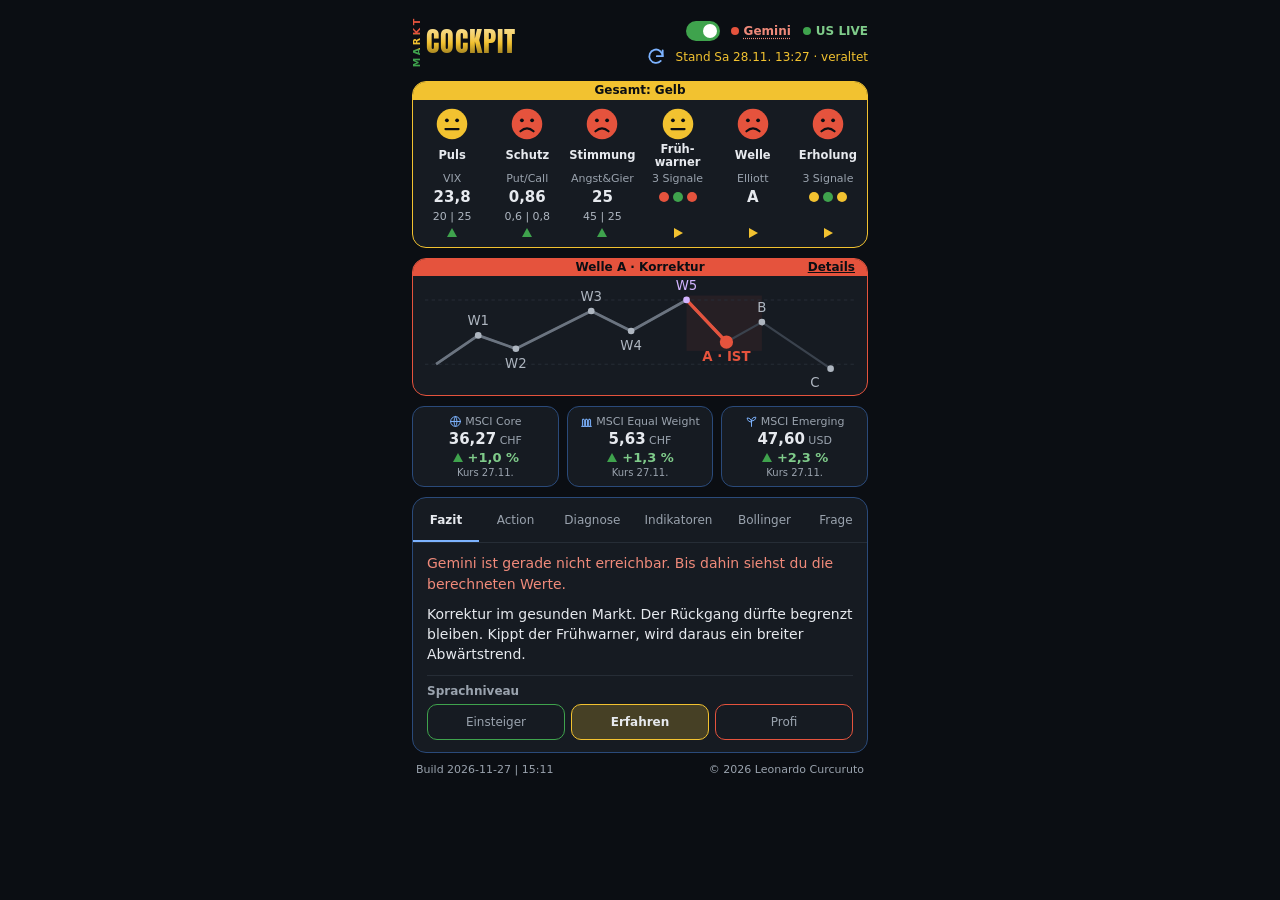
<file: index.html>
<!doctype html>
<html lang="de">
<head>
<!-- ⚙️ VERSION: hier anpassen (Zürcher Zeit) -->
<script>const APP_VERSION = "2026-11-27 | 15:11";</script>
<meta charset="utf-8">
<meta name="viewport" content="width=device-width, initial-scale=1">
<meta name="theme-color" content="#0B0E13">
<link rel="icon" type="image/png" href="favicon.png">
<title>Markt-Cockpit</title>
<link rel="preconnect" href="https://fonts.googleapis.com">
<link rel="preconnect" href="https://fonts.gstatic.com" crossorigin>
<link rel="stylesheet" href="https://fonts.googleapis.com/css2?family=Anton&display=swap">
<style>
/* ════════════════════════════════════════════════════════════
   1. DESIGN-TOKENS
   ════════════════════════════════════════════════════════════ */
:root {
  --bg: #0B0E13;
  --card: #161B22;
  --card-inset: #0F1318;
  --line: #262D36;
  --line-soft: #1F252D;
  --text: #E6E9EE;
  --text-2: #C9CFD6;
  --muted: #9AA3AE;
  --accent: #7DB3FF;
  --green: #3FA34D;
  --yellow: #F2C230;
  --red: #E5533D;
  --red-text: #F08A7A;
  --green-text: #7FCB8A;
  --violet: #D2B4FF;
  --blue: #4F8FE0;
  --frame: #2A4A7A;
  --neutral: #6B7480;
  --radius: 14px;
  --gap: 10px;
  --font: Inter, system-ui, -apple-system, "Segoe UI", Roboto, sans-serif;
}

/* ════════════════════════════════════════════════════════════
   2. BASIS
   ════════════════════════════════════════════════════════════ */
* { box-sizing: border-box; }
html, body { overflow-x: hidden; }
body { margin: 0; background: var(--bg); color: var(--text); font-family: var(--font); -webkit-text-size-adjust: 100%; }
a { color: var(--accent); }
button, input, select { font-family: inherit; }
.app { max-width: 480px; margin: 0 auto; padding: 12px 12px 16px; display: flex; flex-direction: column; gap: var(--gap); }
.muted { color: var(--muted); }
.num { font-variant-numeric: tabular-nums; }

/* ════════════════════════════════════════════════════════════
   3. KOMPONENTEN
   ════════════════════════════════════════════════════════════ */
.card { background: var(--card); border: 1px solid var(--frame); border-radius: var(--radius); overflow: hidden; }
.card[data-level="green"]  { border: 1.5px solid var(--green); }
.card[data-level="yellow"] { border: 1.5px solid var(--yellow); }
.card[data-level="red"]    { border: 1.5px solid var(--red); }

.status-bar { color: var(--bg); background: var(--neutral); padding: 1px 12px; text-align: center; font-size: 12px; font-weight: 600; line-height: 1.3; position: relative; }
.status-bar[data-level="green"]  { background: var(--green); }
.status-bar[data-level="yellow"] { background: var(--yellow); }
.status-bar[data-level="red"]    { background: var(--red); }
.status-bar a { position: absolute; right: 12px; color: var(--bg); }

.dot { width: 10px; height: 10px; border-radius: 999px; display: inline-block; flex-shrink: 0; background: var(--neutral); }
.dot[data-level="green"]  { background: var(--green); }
.dot[data-level="yellow"] { background: var(--yellow); }
.dot[data-level="red"]    { background: var(--red); }
.dot[data-level="blue"]   { background: var(--blue); }

/* Kopfzeile */
.header { display: flex; justify-content: space-between; align-items: center; gap: 8px; }
.header h1 { margin: 0; font-size: 24px; font-weight: 700; letter-spacing: -0.2px; white-space: nowrap;
  padding: 4px 0; }
.info-row { display: flex; align-items: center; gap: 2px; white-space: nowrap; }
.refresh { background: none; border: none; color: var(--accent); width: 40px; height: 40px; margin: -10px -2px -10px -10px; display: flex; align-items: center; justify-content: center; border-radius: 10px; cursor: pointer; }
.refresh:disabled { color: var(--muted); cursor: default; }
.refresh[data-busy="true"] svg { animation: spin 1s linear infinite; }
@keyframes spin { to { transform: rotate(360deg); } }
.live { display: flex; flex-direction: column; align-items: flex-end; gap: 2px; font-size: 12px; color: var(--muted); }
.live__badge { display: flex; align-items: center; gap: 5px; font-weight: 600; }
.live__badge::before { content: ""; width: 8px; height: 8px; border-radius: 999px; background: var(--neutral); }
.live__badge[data-state="live"] { color: var(--green-text); }
.live__badge[data-state="live"]::before { background: var(--green); }
.live__badge[data-state="offline"] { color: var(--red-text); }
.live__badge[data-state="offline"]::before { background: var(--red); }
.live__info[data-stale="true"] { color: var(--yellow); }
.live__row { display: flex; align-items: center; gap: 12px; }
.ai-badge { display: flex; align-items: center; gap: 5px; font-weight: 600; color: var(--muted); background: none; border: none; padding: 0; font: inherit; font-weight: 600; min-height: 28px; cursor: pointer; }
.ai-badge[data-state="fail"] { color: var(--red-text); text-decoration: underline dotted; text-underline-offset: 3px; }
.ai-error { background: var(--card); border: 1px solid var(--red); border-radius: 10px; padding: 10px 12px; font-size: 13px; line-height: 1.45; display: flex; flex-direction: column; gap: 6px; }
.ai-error[hidden] { display: none; }
.ai-error__head { display: flex; justify-content: space-between; align-items: center; gap: 8px; font-weight: 700; }
.ai-error__close { background: none; border: none; color: var(--muted); font-size: 18px; min-width: 44px; min-height: 32px; margin: -6px -10px -6px 0; cursor: pointer; }
.ai-error__detail { font-family: ui-monospace, Consolas, monospace; font-size: 11px; color: var(--muted); white-space: pre-wrap; word-break: break-word; background: var(--card-inset); border-radius: 6px; padding: 6px 8px; }
.ai-badge::before { content: ""; width: 8px; height: 8px; border-radius: 999px; background: var(--neutral); }
.ai-badge[data-state="ok"]::before   { background: var(--green); }
.ai-badge[data-state="busy"]::before { background: var(--yellow); }
.ai-badge[data-state="fail"]::before { background: var(--red); }
.ai-badge[data-state="off"] { opacity: 0.6; }
/* Schieber Gemini ein/aus (Klickfläche 44×28, sichtbar 34×20) */
.switch { position: relative; width: 44px; height: 28px; margin: -4px -6px; background: none; border: none; padding: 0; cursor: pointer; flex-shrink: 0; }
.switch::before { content: ""; position: absolute; left: 5px; top: 4px; width: 34px; height: 20px; border-radius: 999px; background: var(--line); transition: background 0.15s; }
.switch::after { content: ""; position: absolute; left: 8px; top: 7px; width: 14px; height: 14px; border-radius: 999px; background: var(--muted); transition: left 0.15s, background 0.15s; }
.switch[aria-checked="true"]::before { background: var(--green); }
.switch[aria-checked="true"]::after { left: 22px; background: #fff; }
.switch:focus-visible { outline: 2px solid var(--accent); outline-offset: 0; border-radius: 999px; }

/* Smiley-Reihe */
.signals { display: grid; grid-template-columns: repeat(6, minmax(0, 1fr)); column-gap: 3px; padding: 6px 3px; }
.signal { background: none; border: none; color: var(--text); display: flex; flex-direction: column; align-items: center; gap: 3px; padding: 2px 0; min-height: 44px; min-width: 0; cursor: pointer; }
/* Name darf nur an &shy; umbrechen (Früh-warner); feste Höhe hält die Zeilen darunter auf einer Linie */
.signal__name { font-size: clamp(10px, 2.7vw, 11.5px); font-weight: 600; line-height: 13px; height: 26px; display: flex; align-items: center; text-align: center; hyphens: manual; }
.signal__src { font-size: clamp(10px, 2.6vw, 11px); color: var(--muted); white-space: nowrap; }
.signal__value { font-size: 15px; font-weight: 700; height: 19px; line-height: 19px; }
.signal__range { font-size: 11px; color: #AEB6C0; height: 14px; line-height: 14px; }
.lights { display: flex; gap: 4px; align-items: center; height: 19px; }

/* Wellen-Zyklus */
.wave { padding: 4px 12px; }
.wave svg { display: block; width: 100%; height: auto; }

/* ETFs */
.etfs { display: grid; grid-template-columns: repeat(3, minmax(0, 1fr)); gap: 8px; }
.etf { background: var(--card); border: 1px solid var(--frame); border-radius: 12px; padding: 8px 4px; display: flex; flex-direction: column; align-items: center; gap: 2px; min-width: 0; color: var(--text); text-decoration: none; }
a.etf:active { border-color: var(--accent); }
.etf__name { display: flex; align-items: center; gap: 3px; font-size: 11px; color: var(--muted); white-space: nowrap; max-width: 100%; overflow: hidden; }
.etf__price { font-size: 15px; font-weight: 700; }
.etf__cur { font-size: 11px; font-weight: 500; color: var(--muted); }
.etf__chg { display: flex; align-items: center; gap: 4px; font-size: 13px; font-weight: 600; color: var(--muted); }
.etf__chg[data-dir="down"] { color: var(--red-text); }
.etf__chg[data-dir="up"]   { color: var(--green-text); }
.etf__date { font-size: 10px; color: var(--muted); }

/* Tabs */
.tablist { display: grid; grid-template-columns: 0.9fr 1fr 1.1fr 1.25fr 1.1fr 0.85fr;   /* Fazit, Action, Diagnose, Indikatoren, Bollinger, Frage */ border-bottom: 1px solid var(--line); }
.tab { background: none; border: none; min-height: 44px; padding: 0; font-size: clamp(10px, 2.7vw, 12px); min-width: 0; color: var(--muted); font-weight: 500; white-space: nowrap; cursor: pointer; }
.tab[aria-selected="true"] { color: var(--text); font-weight: 700; box-shadow: inset 0 -2px 0 var(--accent); }
.panel { padding: 10px 14px 12px; display: flex; flex-direction: column; gap: 10px; }
.panel p { margin: 0; font-size: 14px; line-height: 1.45; }
.panel h3 { margin: 0; font-size: 11px; font-weight: 600; color: var(--muted); text-transform: uppercase; letter-spacing: 0.8px; }
.panel h3.plain { text-transform: none; letter-spacing: 0; font-size: 12px; }
.block { display: flex; flex-direction: column; gap: 6px; border-top: 1px solid var(--line); padding-top: 8px; }
.loading { color: var(--muted); font-size: 13px; }
.error-text { color: var(--red-text); font-size: 13px; }

.kv { display: flex; align-items: center; gap: 8px; font-size: 13px; }
.kv > :nth-child(2) { flex-grow: 1; }
.kv > :last-child { color: var(--muted); }

.action { display: flex; gap: 10px; }
.action__nr { width: 22px; height: 22px; border-radius: 999px; background: var(--line); font-size: 12px; font-weight: 700; display: flex; align-items: center; justify-content: center; flex-shrink: 0; }
.action__title { font-size: 14px; font-weight: 600; }
.action__text { font-size: 13px; color: #AEB6C0; line-height: 1.4; }

.chips { display: flex; gap: 5px; flex-wrap: nowrap; }   /* immer eine Zeile */
.chip { display: flex; align-items: center; gap: 5px; font-size: 12px; font-weight: 600; background: var(--card-inset); border: 1px solid var(--line); border-radius: 999px; padding: 3px 8px; white-space: nowrap; min-width: 0; }
.verdict { font-size: 15px; font-weight: 700; }
.verdict[data-level="green"]  { color: var(--green-text); }
.verdict[data-level="yellow"] { color: var(--yellow); }
.verdict[data-level="red"]    { color: var(--red-text); }
.verdict[data-level="blue"]   { color: #8DB8F0; }

.phase { background: var(--card-inset); border-left: 3px solid var(--neutral); border-radius: 0 8px 8px 0; padding: 8px 10px; }
.phase[data-level="green"]  { border-left-color: var(--green); }
.phase[data-level="yellow"] { border-left-color: var(--yellow); }
.phase[data-level="red"]    { border-left-color: var(--red); }
.phase__name { font-size: 12px; font-weight: 700; letter-spacing: 0.3px; }
.phase__desc { font-size: 13px; color: var(--text-2); line-height: 1.4; margin-top: 2px; }

.row-btn { background: none; border: none; border-bottom: 1px solid var(--line-soft); color: var(--text); display: flex; align-items: center; gap: 10px; padding: 0; min-height: 44px; font-size: 13px; text-align: left; cursor: pointer; width: 100%; }
.row-btn > :nth-child(2) { flex-grow: 1; }
.back-btn { background: none; border: none; color: var(--accent); display: flex; align-items: center; gap: 4px; padding: 0; min-height: 44px; font-size: 13px; cursor: pointer; align-self: flex-start; }
.ind-row { display: grid; grid-template-columns: 10px 1fr auto 12px; gap: 4px 10px; align-items: center; padding: 8px 0; border-bottom: 1px solid var(--line-soft); }
.ind-row__name { font-size: 13px; font-weight: 600; }
.ind-row__val { font-size: 13px; font-weight: 600; }
.ind-row__desc { grid-column: 2 / 5; font-size: 12px; color: var(--muted); line-height: 1.4; }
.kachel-fazit { background: var(--card-inset); border: 1px solid var(--line); border-radius: 10px; padding: 10px 12px; font-size: 13px; line-height: 1.45; color: var(--text-2); }

.boll { display: flex; flex-direction: column; gap: 6px; padding-top: 4px; }
.boll__bar { position: relative; height: 12px; border-radius: 999px; overflow: visible;
  background: linear-gradient(to right,
    var(--red) 0 25%, var(--yellow) 25% 35%, var(--blue) 35% 65%, var(--yellow) 65% 75%, var(--green) 75% 100%); }
.boll__marker { position: absolute; top: -5px; width: 6px; height: 22px; margin-left: -3px; border-radius: 3px; background: var(--text); box-shadow: 0 0 0 2px var(--bg); }
.boll__labels { display: flex; justify-content: space-between; font-size: 11px; color: var(--muted); }
.button-link { font-size: 14px; font-weight: 600; text-align: center; border: 1px solid #2E3640; border-radius: 10px; padding: 12px; text-decoration: none; display: block; }
.seg { display: grid; grid-template-columns: repeat(3, minmax(0, 1fr)); gap: 6px; }
.seg button { background: none; border: 1px solid var(--c); border-radius: 10px; color: var(--muted); font-size: 12px; min-height: 36px; cursor: pointer; }
.seg button[aria-pressed="true"] { background: color-mix(in srgb, var(--c) 22%, transparent); color: var(--text); font-weight: 600; }
.seg button[data-style="0"] { --c: var(--green); }
.seg button[data-style="1"] { --c: var(--yellow); }
.seg button[data-style="2"] { --c: var(--red); }
.ask { display: flex; gap: 8px; }
.ask input { flex: 1; min-width: 0; background: var(--card-inset); border: 1px solid var(--line); border-radius: 10px; color: var(--text); font-size: 14px; padding: 10px 12px; min-height: 44px; }
.ask input:focus { outline: none; border-color: var(--accent); }
.ask button { background: var(--line); border: none; border-radius: 10px; color: var(--text); font-size: 13px; font-weight: 600; padding: 0 14px; min-height: 44px; cursor: pointer; }
.ask button:disabled, .ask input:disabled { opacity: 0.5; }

.header h1 { display: flex; align-items: center; gap: 8px; }
/* Schriftzug Poster: MARKT senkrecht in Ampelfarben, COCKPIT in der Farbe der Gesamtampel */
.wm { display: flex; align-items: center; gap: 4px; line-height: 1; }
.wm__top { writing-mode: vertical-rl; transform: rotate(180deg); font-size: 9.5px; font-weight: 800; letter-spacing: 0.28em;
  background: linear-gradient(to top, var(--red) 0 36%, var(--yellow) 36% 64%, var(--green) 64% 100%);
  -webkit-background-clip: text; background-clip: text; color: transparent; }
.wm__main { --lv: var(--text); font-family: Anton, Impact, "Arial Narrow", sans-serif; font-weight: 400; font-size: 28px; letter-spacing: 1px; line-height: 0.95;
  background: linear-gradient(180deg, color-mix(in srgb, var(--lv) 55%, #fff), var(--lv) 55%, color-mix(in srgb, var(--lv) 65%, #000));
  -webkit-background-clip: text; background-clip: text; color: transparent; }
#appTitle[data-level="green"]  .wm__main { --lv: var(--green); }
#appTitle[data-level="yellow"] .wm__main { --lv: var(--yellow); }
#appTitle[data-level="red"]    .wm__main { --lv: var(--red); }

/* Kopfzeile auf schmalen Handys: Titel darf schrumpfen, rechte Seite kompakter */
.header h1 { min-width: 0; flex-shrink: 1; }
.live { flex-shrink: 0; }
@media (max-width: 420px) {
  .header { gap: 6px; }
  .live { font-size: 11px; }
  .live__row { gap: 6px; }
  .live__badge, .ai-badge { gap: 4px; }
}

/* Sprungziel kurz hervorheben (Tipp auf einen Smiley) */
/* 2x blinken, danach hinterlegt bleiben, bis man woanders hin tippt */
.focused { background: color-mix(in srgb, var(--accent) 14%, transparent); border-radius: 8px; }
.flash { animation: blink2 1.3s ease-in-out; }
@keyframes blink2 {
  0%, 20%  { background: color-mix(in srgb, var(--accent) 28%, transparent); }
  30%, 45% { background: transparent; }
  55%, 70% { background: color-mix(in srgb, var(--accent) 28%, transparent); }
  80%      { background: transparent; }
  100%     { background: color-mix(in srgb, var(--accent) 14%, transparent); }
}

/* Fusszeile */
.footer { display: flex; justify-content: space-between; font-size: 11px; color: var(--muted); padding: 0 4px; }
</style>
</head>
<body>
<main class="app">

  <header class="header">
    <h1 id="appTitle" aria-label="Markt-Cockpit"><span class="wm" aria-hidden="true"><span class="wm__top">MARKT</span><span class="wm__main">COCKPIT</span></span></h1>
    <div class="live">
      <span class="live__row">
        <button type="button" class="switch" id="aiSwitch" role="switch" aria-checked="true" aria-label="Gemini ein- oder ausschalten" title="Gemini ein/aus" data-action="ai-toggle"></button>
        <button type="button" class="ai-badge" id="aiBadge" data-state="idle" data-action="ai-info" title="Gemini-Verbindung">Gemini</button>
        <span class="live__badge" id="liveBadge">–</span>
      </span>
      <span class="info-row">
        <button type="button" class="refresh" id="refreshBtn" data-action="refresh" aria-label="Daten aktualisieren" title="Daten aktualisieren">
          <svg width="20" height="20" viewBox="0 0 24 24" aria-hidden="true" fill="none" stroke="currentColor" stroke-width="2.2" stroke-linecap="round" stroke-linejoin="round"><path d="M20 11a8 8 0 1 0-2.3 5.7"/><path d="M20 4v7h-7"/></svg>
        </button>
        <span class="live__info num" id="liveInfo">lädt…</span>
      </span>
    </div>
  </header>

  <section class="ai-error" id="aiErrorBox" role="alert" hidden></section>

  <section class="card" id="signalsCard" aria-label="Signale nach Zeithorizont">
    <div class="status-bar" id="overallBar" role="status">Gesamt: –</div>
    <div class="signals" id="signals"></div>
  </section>

  <section class="card" id="waveCard" aria-label="Wellen-Zyklus">
    <div class="status-bar" id="waveBar" role="status">Welle –</div>
    <div class="wave" id="waveChart"></div>
  </section>

  <section class="etfs" id="etfs" aria-label="ETFs"></section>

  <section class="card" id="tabsCard" aria-label="Details">
    <div class="tablist" role="tablist" id="tablist"></div>
    <div class="panel" id="tabPanel" role="tabpanel"></div>
  </section>

  <footer class="footer">
    <span class="num" id="build"></span>
    <span>© 2026 Leonardo Curcuruto</span>
  </footer>

</main>

<script>
"use strict";

/* ════════════════════════════════════════════════════════════
   1. KONFIGURATION
   ════════════════════════════════════════════════════════════ */

const CONFIG = {
  dataUrl: "data/market.json",          // erzeugt von .github/workflows/update-market.yml
  workerUrl: "https://adm-dashboard-proxy-google-api.siciliano-735.workers.dev",
  refreshUrl: "",                       // URL des Workers "cockpit-refresh" eintragen; leer = nur neu laden
  refreshMinutes: 5,
  staleMinutes: 90,                     // ältere Daten werden gelb markiert (bei offener Börse)
  maxAgeHours: 24,                      // älter als das: immer gelb und "veraltet"
  bottomFinderUrl: "https://de.tradingview.com/script/9iof2PC9/",
  tradingViewUrl: "https://www.tradingview.com/chart/NQ4ANQk2/?symbol=LSE%3ASWDA",
  analysisMaxAgeMin: 180,              // höchstens alle 3 h neu analysieren, ausser die Lage ändert sich
  storage: { gemini: "cockpit.gemini.v5", style: "analyseStyleLevel", aiOn: "cockpit.gemini.enabled" },   // v5: neuer Prompt (Zahlenformat)
};

// Ampel-Schwellen. level() liest: ab "yellow" gelb, ab "red" rot; lowerIsWorse kehrt die Richtung um.
const T = {
  vix:          { yellow: 20,  red: 25 },
  putCall:      { yellow: 0.6, red: 0.8 },
  fearGreed:    { greenLow: 45, greenHigh: 55, redLow: 25, redHigh: 75 },   // beidseitig: Angst UND Gier
  momentum:     { yellow: 75, red: 35, lowerIsWorse: true },
  breadth:      { yellow: 50, red: 35, lowerIsWorse: true },
  strength:     { yellow: 75, red: 35, lowerIsWorse: true },
  hySpread:     { yellow: 3.5, red: 5 },                  // High-Yield-Aufschlag in Prozentpunkten
  move:         { yellow: 70,  red: 110 },
  yieldCurve:   { yellow: 0.5, red: 0, lowerIsWorse: true },
  goldOilRatio: { yellow: 16,  red: 22 },
  oil:          { yellow: 60,  red: 90 },
  bitcoinPct:   { yellow: 2,   red: -2, lowerIsWorse: true },
  // Wellen-Modell (aus dem bisherigen Cockpit übernommen)
  phase: { overheatScore: 76, illusionBreadth: 35, illusionScoreMin: 35,
           knifeScore: 30, knifeVix: 24, correctionScore: 45, correctionBreadth: 45 },
};

// 8-Wellen-Zyklus: Ampel, Position in der Grafik, Erklärung
const PHASES = {
  W1: { level: "green",  x: 48,  y: 50, name: "Welle 1: Der Aufbruch", desc: "Erste zaghafte Erholung nach einem Bärenmarkt, meist von institutionellen Anlegern getragen." },
  W2: { level: "yellow", x: 82,  y: 62, name: "Welle 2: Der Rückstau", desc: "Scharfer Rücksetzer, weil die alte Angst nachwirkt. Welle 2 macht keine neuen Tiefs." },
  W3: { level: "green",  x: 150, y: 28, name: "Welle 3: Die breite Masse", desc: "Längste und stärkste Aufwärtsbewegung, getragen von guter Marktbreite." },
  W4: { level: "yellow", x: 186, y: 46, name: "Welle 4: Die Konsolidierung", desc: "Gewinnmitnahmen, unruhige Seitwärtsphase. Letzte gesunde Kaufgelegenheit." },
  W5: { level: "yellow", x: 236, y: 18, name: "Welle 5: Die Euphorie", desc: "Finale Übertreibung durch FOMO. Allzeithochs, während Grossanleger verkaufen." },
  A:  { level: "red",    x: 272, y: 56, name: "Welle A: Der Warnschuss", desc: "Erster abrupter Einbruch, von der Masse oft als Nachkaufchance unterschätzt." },
  B:  { level: "yellow", x: 304, y: 38, name: "Welle B: Markt-Illusion", desc: "Bullenfalle: Die Kurse steigen nochmals, die Marktbreite ist aber eingebrochen." },
  C:  { level: "red",    x: 366, y: 80, name: "Welle C: Die Kapitulation", desc: "Panikphase mit scharfem Abverkauf unter das Niveau von Welle A. Danach startet ein neuer Zyklus." },
};
const PHASE_ORDER = ["W1", "W2", "W3", "W4", "W5", "A", "B", "C"];

const TABS = [
  { id: "fazit",  label: "Fazit" },
  { id: "action", label: "Action" },
  { id: "diag",   label: "Diagnose" },
  { id: "ind",    label: "Indikatoren" },
  { id: "boll",   label: "Bollinger" },
  { id: "frage",  label: "Frage" },
];

const ETF_ICONS = { core: "globe", equal: "bars", emerging: "sprout" };
// Absprung zur Kursquelle (Yahoo Finance, gleiche Börse und Währung wie in data/market.json).
// Fallback, falls market.json noch keinen Ticker enthält.
const ETF_TICKERS = { core: "WRDUSW.SW", equal: "MWEQ.SW", emerging: "EIMI.SW" };
const etfUrl = (ticker) => `https://finance.yahoo.com/quote/${encodeURIComponent(ticker)}/`;

const STYLE_LEVELS = [
  { label: "Einsteiger", prompt: "Erkläre sehr einfach, ohne Fachbegriffe. Ein Alltagsvergleich ist erlaubt, darf aber kein Risiko verharmlosen." },
  { label: "Erfahren",   prompt: "Erkläre für Anleger mit Grundkenntnissen. Übliche Fachbegriffe sind ok." },
  { label: "Profi",      prompt: "Knapp und fachlich präzise, Fachbegriffe ohne Erklärung." },
];

/* ════════════════════════════════════════════════════════════
   2. HILFSFUNKTIONEN
   ════════════════════════════════════════════════════════════ */
const $ = (id) => document.getElementById(id);

const esc = (s) => String(s ?? "").replace(/[&<>"']/g, (c) =>
  ({ "&": "&amp;", "<": "&lt;", ">": "&gt;", '"': "&quot;", "'": "&#39;" }[c]));

const isNum = (n) => typeof n === "number" && Number.isFinite(n);

const fmt = (n, digits = 2) => isNum(n)
  ? n.toLocaleString("de-CH", { minimumFractionDigits: digits, maximumFractionDigits: digits }).replace(".", ",")
  : "–";

const fmtPct = (n, digits = 1) => isNum(n) ? (n > 0 ? "+" : n < 0 ? "−" : "") + fmt(Math.abs(n), digits) + " %" : "–";

async function fetchJSON(url, options = {}, timeoutMs = 15000) {
  const ctrl = new AbortController();
  const timer = setTimeout(() => ctrl.abort(), timeoutMs);
  try {
    const res = await fetch(url, { ...options, signal: ctrl.signal });
    if (!res.ok) {
      const body = await res.text().catch(() => "");
      throw Object.assign(new Error(`HTTP ${res.status}`), { status: res.status, body: body.slice(0, 800) });
    }
    return await res.json();
  } finally {
    clearTimeout(timer);
  }
}

const store = {
  get(key) { try { return JSON.parse(localStorage.getItem(key)); } catch { return null; } },
  set(key, val) { try { localStorage.setItem(key, JSON.stringify(val)); } catch { /* voll oder gesperrt */ } },
};

/* ════════════════════════════════════════════════════════════
   3. DATEN
   ════════════════════════════════════════════════════════════ */
const loadMarket = () => fetchJSON(`${CONFIG.dataUrl}?t=${Date.now()}`);

/* ════════════════════════════════════════════════════════════
   4. LOGIK
   ════════════════════════════════════════════════════════════ */
function level(value, t) {
  if (!isNum(value)) return "none";
  if (t.lowerIsWorse) return value <= t.red ? "red" : value <= t.yellow ? "yellow" : "green";
  return value >= t.red ? "red" : value >= t.yellow ? "yellow" : "green";
}

// Angst & Gier: beide Extreme sind ein Warnsignal
function fearGreedLevel(v) {
  const t = T.fearGreed;
  if (!isNum(v)) return "none";
  if (v < t.redLow || v > t.redHigh) return "red";
  return v >= t.greenLow && v <= t.greenHigh ? "green" : "yellow";
}

// Richtung ggü. Vortag aus Sicht des Marktes: worse | better | same
function trend(value, prev, lowerIsWorse = false, tolerancePct = 1) {
  if (!isNum(value) || !isNum(prev) || prev === 0) return "same";
  const chg = ((value - prev) / Math.abs(prev)) * 100;
  if (Math.abs(chg) < tolerancePct) return "same";
  return (lowerIsWorse ? chg < 0 : chg > 0) ? "worse" : "better";
}

// Ampel einer Gruppe: 2+ rot = rot, 1 rot oder 2+ gelb = gelb, sonst grün
function groupLevel(levels) {
  const valid = levels.filter((l) => l !== "none");
  if (!valid.length) return "none";
  const reds = valid.filter((l) => l === "red").length;
  const yellows = valid.filter((l) => l === "yellow").length;
  return reds >= 2 ? "red" : reds === 1 || yellows >= 2 ? "yellow" : "green";
}

// Gesamt über die fünf Smileys: 0–1 rot = grün, 2–3 = gelb, 4–5 = rot
function overallLevel(levels) {
  if (levels.every((l) => l === "none")) return "none";
  const reds = levels.filter((l) => l === "red").length;
  return reds >= 4 ? "red" : reds >= 2 ? "yellow" : "green";
}

function fruehwarnerLevel(fw) {
  if (!fw) return "none";
  const reds = ["smallCaps", "breadth", "credit"].filter((k) => fw[k]?.red).length;
  return reds >= 3 ? "red" : reds === 2 ? "yellow" : "green";
}

// Erholungs-Radar: 3 grün = Boden wahrscheinlich, 2 = erste Zeichen, 0–1 = noch kein Boden (rot)
function erholungLevel(er) {
  if (!er) return "none";
  const greens = ["fearTurn", "vixCurve", "credit"].filter((k) => er[k]?.green).length;
  return greens >= 3 ? "green" : greens === 2 ? "yellow" : "red";
}
const ERHOLUNG_TEXT = { green: "Boden wahrscheinlich", yellow: "Erste Zeichen", red: "Noch kein Boden", none: "Keine Daten" };

// Wellen-Modell: Phase aus Angst & Gier, Marktbreite und VIX
function detectPhase(fg, breadth, vix) {
  const p = T.phase;
  if (!isNum(fg)) return { code: null, status: "Keine Daten" };
  if (fg >= p.overheatScore) return { code: "W5", status: "Überhitzt" };
  if (isNum(breadth) && breadth < p.illusionBreadth && fg >= p.illusionScoreMin) return { code: "B", status: "Markt-Illusion" };
  if (fg < p.knifeScore && isNum(vix) && vix > p.knifeVix) return { code: "C", status: "Fallendes Messer" };
  if (fg < p.correctionScore || (isNum(breadth) && breadth < p.correctionBreadth)) return { code: "A", status: "Korrektur" };
  return { code: "W3", status: "Gesund" };
}

// Marktdiagnose = Welle × Frühwarner × Erholungs-Radar
function diagnose(phase, fwLevel, erLevel) {
  const down = phase === "A" || phase === "C";
  const up = phase === "W1" || phase === "W3" || phase === "W5";
  const fwRed = fwLevel === "red";
  if (!phase) return { level: "none", title: "Keine Diagnose", text: "Es fehlen Daten." };
  if (down && erLevel === "green") return { level: "green", title: "Boden in Sicht – Kaufgelegenheit",
    text: "Die Panik lässt nach: Angst, VIX und Kreditmarkt entspannen sich. Eine gute Phase für die nächste Tranche." };
  if (down && erLevel === "yellow" && !fwRed) return { level: "green", title: "Korrektur mit ersten Erholungszeichen",
    text: "Der Markt ist gesund und die Panik beginnt nachzulassen. Ein Boden ist noch nicht bestätigt." };
  if (down && !fwRed) return { level: "green", title: "Korrektur im gesunden Markt",
    text: "Der Rückgang dürfte begrenzt bleiben. Kippt der Frühwarner, wird daraus ein breiter Abwärtstrend." };
  if (down && fwRed) return { level: "red", title: "Breiter Abwärtstrend",
    text: "Welle C kann tief laufen. Nur gestaffelt investieren." };
  if (phase === "B" && fwRed) return { level: "red", title: "Bullenfalle", text: "Die Erholung hat keine breite Basis." };
  if (up && fwRed) return { level: "yellow", title: "Divergenz – mögliches Top", text: "Der Index steigt, der breite Markt bröckelt." };
  return { level: "green", title: "Gesunder Trend", text: "Kein Handlungsbedarf." };
}

// "Mo 23.11." in Zürcher Zeit
function dayDate(d) {
  const p = Object.fromEntries(new Intl.DateTimeFormat("de-CH", { timeZone: "Europe/Zurich", weekday: "short", day: "2-digit", month: "2-digit" })
    .formatToParts(d).map((x) => [x.type, x.value]));
  return `${p.weekday.replace(".", "")} ${p.day}.${p.month}.`;
}

// "2026-11-20" → "20.11."
const isoToDayMonth = (iso) => (/^\d{4}-\d{2}-\d{2}$/.test(iso || "") ? `${iso.slice(8, 10)}.${iso.slice(5, 7)}.` : "");

function marketClock(updatedIso, now = new Date()) {
  const ny = new Date(now.toLocaleString("en-US", { timeZone: "America/New_York" }));
  const day = ny.getDay();
  const mins = ny.getHours() * 60 + ny.getMinutes();
  const open = day >= 1 && day <= 5 && mins >= 570 && mins < 960;          // 9:30–16:00 New York
  const zh = (d) => d.toLocaleTimeString("de-CH", { timeZone: "Europe/Zurich", hour: "2-digit", minute: "2-digit" });
  const updated = updatedIso ? new Date(updatedIso) : null;
  const ageMin = updated ? (now - updated) / 60000 : Infinity;
  const tooOld = ageMin > CONFIG.maxAgeHours * 60;
  return {
    open,
    stale: (open && ageMin > CONFIG.staleMinutes) || tooOld,
    label: updated ? `Stand ${dayDate(updated)} ${zh(updated)}${tooOld ? " · veraltet" : ""}` : "Keine Daten",
  };
}

// Alle Anzeigewerte an einem Ort aus den Rohdaten berechnen
function buildModel(m) {
  const s = m.sentiment || {};
  const parts = s.parts || {};
  const q = m.quotes || {};
  const r = m.rates || {};
  const score = (k) => parts[k]?.score;

  const fg = s.fearGreed?.value;
  const vix = s.vix?.value;
  const breadth = score("stock_price_breadth");
  const phase = detectPhase(fg, breadth, vix);
  const phaseLevel = phase.code ? PHASES[phase.code].level : "none";
  const fwLevel = fruehwarnerLevel(m.fruehwarner);
  const erLevel = erholungLevel(m.erholung);
  const ratio = isNum(q.gold?.value) && isNum(q.oil?.value) && q.oil.value > 0 ? q.gold.value / q.oil.value : null;

  // Einzelindikatoren je Kachel
  const row = (name, value, lvl, desc, tr = "same") => ({ name, value, level: lvl, desc, trend: tr });
  const groups = [
    { id: "sentiment", name: "Sentiment & Nervosität", rows: [
      row("VIX", fmt(vix, 1), level(vix, T.vix), "Angst-Index: erwartete Schwankung des S&P 500. Unter 20 ruhig, über 25 Stress.", trend(vix, s.vix?.prev)),
      row("Angst & Gier", isNum(fg) ? `${Math.round(fg)} / 100` : "–", fearGreedLevel(fg), "CNN-Stimmungsbarometer aus sieben Faktoren. Beide Extreme sind Warnsignale.", trend(fg, s.fearGreed?.prev, true)),
      row("Put/Call", fmt(s.putCall?.value, 2), level(s.putCall?.value, T.putCall), "Absicherungen im Verhältnis zu Wetten auf steigende Kurse (5-Tage-Schnitt).", trend(s.putCall?.value, s.putCall?.prev)),
      row("Bitcoin 24 h", fmtPct(q.bitcoin?.changePct), level(q.bitcoin?.changePct, T.bitcoinPct), `Fiebermesser für Risikolust. Kurs: ${fmt(q.bitcoin?.value, 0)} USD.`),
    ]},
    { id: "trend", name: "Trend- & Sicherheits-Schutz", rows: [
      row("Sicherheits-Ampel", phase.status, phaseLevel, phase.code ? PHASES[phase.code].name : "–"),
      row("Markt-Schwung", isNum(score("market_momentum_sp500")) ? `${Math.round(score("market_momentum_sp500"))} / 100` : "–", level(score("market_momentum_sp500"), T.momentum), "S&P 500 im Vergleich zu seinem 125-Tage-Schnitt (CNN)."),
      row("Marktbreite", isNum(breadth) ? `${Math.round(breadth)} / 100` : "–", level(breadth, T.breadth), "Steigen viele oder nur wenige Aktien? Unter 35 trägt nur noch eine Minderheit den Markt."),
    ]},
    { id: "struktur", name: "Markt-Struktur & Liquidität", rows: [
      row("Aktien-Stärke", isNum(score("stock_price_strength")) ? `${Math.round(score("stock_price_strength"))} / 100` : "–", level(score("stock_price_strength"), T.strength), "Aktien auf 52-Wochen-Hochs im Vergleich zu Tiefs."),
      row("Credit Spreads", isNum(r.hySpread?.value) ? fmt(r.hySpread.value, 2) + " %" : "–", level(r.hySpread?.value, T.hySpread), "Aufschlag von Hochzinsanleihen gegenüber Staatsanleihen. Steigt er, wächst der Stress im Kreditmarkt.", trend(r.hySpread?.value, r.hySpread?.prev)),
      row("MOVE-Index", fmt(q.move?.value, 1), level(q.move?.value, T.move), "Erwartete Schwankung von US-Staatsanleihen, das Gegenstück zum VIX.", trend(q.move?.value, q.move?.prev)),
      row("Zinskurve 10J–2J", isNum(r.yieldCurve?.value) ? fmtPct(r.yieldCurve.value, 2).replace(" %", " pp") : "–", level(r.yieldCurve?.value, T.yieldCurve), "Unter 0 ist die Kurve invertiert, historisch ein Rezessionsvorbote.", trend(r.yieldCurve?.value, r.yieldCurve?.prev, true)),
    ]},
    { id: "rohstoffe", name: "Rohstoffe: Öl & Gold", rows: [
      row("Gold-Öl-Ratio", isNum(ratio) ? `${fmt(ratio, 1)} : 1` : "–", level(ratio, T.goldOilRatio), "Hoch = Krisenstimmung, tief = starkes Wachstum."),
      row("Gold", isNum(q.gold?.value) ? fmt(q.gold.value, 0) + " USD" : "–", "none", "Sicherer Hafen in unruhigen Zeiten (Future, Unze).", trend(q.gold?.value, q.gold?.prev, true)),
      row("Öl (WTI)", isNum(q.oil?.value) ? fmt(q.oil.value, 2) + " USD" : "–", level(q.oil?.value, T.oil), "Spiegel der globalen Energienachfrage.", trend(q.oil?.value, q.oil?.prev)),
    ]},
  ];
  groups.forEach((g) => { g.level = groupLevel(g.rows.map((x) => x.level)); });

  const signals = [
    { name: "Puls", src: "VIX", tab: "ind", group: "sentiment", focus: "VIX", value: fmt(vix, 1), range: "20 | 25", level: level(vix, T.vix), trend: trend(vix, s.vix?.prev) },
    { name: "Schutz", src: "Put/Call", tab: "ind", group: "sentiment", focus: "Put/Call", value: fmt(s.putCall?.value, 2), range: "0,6 | 0,8", level: level(s.putCall?.value, T.putCall), trend: trend(s.putCall?.value, s.putCall?.prev) },
    { name: "Stimmung", src: "Angst&Gier", tab: "ind", group: "sentiment", focus: "Angst & Gier", value: isNum(fg) ? Math.round(fg) : "–", range: "45 | 25", level: fearGreedLevel(fg), trend: trend(fg, s.fearGreed?.prev, true) },
    { name: "Früh&shy;warner", src: "3 Signale", tab: "diag", focus: "fw", lights: m.fruehwarner || {}, level: fwLevel, trend: "same" },
    { name: "Welle", src: "Elliott", tab: "diag", focus: "phase", value: phase.code || "–", level: phaseLevel, trend: "same" },
    { name: "Erholung", src: "3 Signale", tab: "diag", focus: "er", recovery: m.erholung || {}, level: erLevel, trend: "same", inOverall: false },
  ];

  return {
    raw: m, groups, signals, phase, phaseLevel, fwLevel, erLevel,
    // Gesamtampel wie bisher nur aus den fünf Warn-Smileys; Erholung zählt nicht mit
    overall: overallLevel(signals.filter((x) => x.inOverall !== false).map((x) => x.level)),
    diag: diagnose(phase.code, fwLevel, erLevel),
    clock: marketClock(m.updated),
  };
}

/* ════════════════════════════════════════════════════════════
   5. GEMINI (über Cloudflare Worker, der Key bleibt im Worker)
   ════════════════════════════════════════════════════════════ */
// Erzwingt gültiges JSON in genau dieser Form
const ANALYSIS_SCHEMA = {
  type: "OBJECT",
  properties: {
    fazit: { type: "STRING" },
    actions: { type: "ARRAY", items: { type: "OBJECT", properties: { title: { type: "STRING" }, text: { type: "STRING" } }, required: ["title", "text"] } },
    kacheln: { type: "OBJECT", properties: { sentiment: { type: "STRING" }, trend: { type: "STRING" }, struktur: { type: "STRING" }, rohstoffe: { type: "STRING" } } },
  },
  required: ["fazit", "actions", "kacheln"],
};

// Gemini liefert Umlaute teils als HTML-Codes (&#228; = ä). Zurückwandeln, ohne HTML auszuführen.
function decodeEntities(t) {
  const ta = document.createElement("textarea");
  ta.innerHTML = t;
  return ta.value;
}

// Schreibweise absichern: echte Umlaute, nie ß (Schweiz)
const swissSpelling = (t) => decodeEntities(String(t ?? "")).replace(/ß/g, "ss");

// Alle Texte in einem Gemini-Ergebnis bereinigen (auch verschachtelt)
const cleanTexts = (v) => typeof v === "string" ? swissSpelling(v)
  : Array.isArray(v) ? v.map(cleanTexts)
  : v && typeof v === "object" ? Object.fromEntries(Object.entries(v).map(([k, x]) => [k, cleanTexts(x)]))
  : v;

async function callGemini(prompt, schema = null) {
  const body = {
    contents: [{ role: "user", parts: [{ text: prompt }] }],
    generationConfig: { temperature: 0.3, ...(schema ? { responseMimeType: "application/json", responseSchema: schema } : {}) },
  };
  setGeminiStatus("busy");
  try {
    const res = await fetchJSON(CONFIG.workerUrl, {
      method: "POST", headers: { "Content-Type": "application/json" }, body: JSON.stringify(body),
    }, 95000);   // Cloudflare bricht nach 100 s ab
    // Denk-Teile (thought) überspringen, nur die eigentliche Antwort verwenden
    const text = (res?.candidates?.[0]?.content?.parts || []).filter((p) => !p.thought).map((p) => p.text || "").join("");
    if (!text) throw new Error("Leere Antwort");
    ui.geminiError = null;
    setGeminiStatus("ok");
    return schema ? text : swissSpelling(text);   // JSON wird nach dem Einlesen bereinigt
  } catch (err) {
    rememberGeminiError(err);
    setGeminiStatus("fail");
    throw err;
  }
}

function parseJsonLoose(text) {
  const clean = text.replace(/```json|```/g, "").trim();
  try { return JSON.parse(clean); } catch { /* weiter unten */ }
  const start = clean.indexOf("{"), end = clean.lastIndexOf("}");
  return JSON.parse(clean.slice(start, end + 1));
}

function geminiFacts(model) {
  const m = model.raw;
  return {
    welle: model.phase.code, welle_status: model.phase.status, marktdiagnose: model.diag.title,
    gesamtampel: model.overall, fruehwarner: m.fruehwarner,
    erholungs_radar: { status: ERHOLUNG_TEXT[model.erLevel], details: m.erholung },
    angst_gier: m.sentiment?.fearGreed, vix: m.sentiment?.vix, put_call: m.sentiment?.putCall,
    cnn_teilindikatoren: m.sentiment?.parts, kurse: m.quotes, zinsen: m.rates,
    etfs: m.etfs, bollinger_swda: m.bollinger,
    // So stehen die Werte in den Kacheln. Gemini soll genau diese Schreibweise verwenden.
    anzeige: {
      vix: fmt(m.sentiment?.vix?.value, 1), vix_vortag: fmt(m.sentiment?.vix?.prev, 1),
      angst_gier: isNum(m.sentiment?.fearGreed?.value) ? String(Math.round(m.sentiment.fearGreed.value)) : "–",
      angst_gier_vortag: isNum(m.sentiment?.fearGreed?.prev) ? String(Math.round(m.sentiment.fearGreed.prev)) : "–",
      put_call: fmt(m.sentiment?.putCall?.value, 2),
      sp500_veraenderung: fmtPct(m.quotes?.sp500?.changePct, 1),
    },
  };
}

function buildPrompt(model, styleIdx) {
  return `Du bist ein besonnener Marktstratege. Dein Leser ist ein langfristiger Privatanleger in der Schweiz
(Anlagehorizont 10–15 Jahre, drei Welt-ETFs: MSCI Core, MSCI Equal Weight, MSCI Emerging; gestaffelter Einstieg).
Sprachniveau: ${STYLE_LEVELS[styleIdx].prompt}

REGELN:
1. Nutze ausschliesslich die Daten unten. Erfinde keine Zahlen, keine Unternehmensnachrichten.
2. Die Welle und die Marktdiagnose sind gesetzt. Widersprich ihnen nicht.
   Nenne neben Risiken auch positive Anzeichen (Erholungs-Radar, Frühwarner), wenn die Daten sie zeigen.
3. Weder beschönigen noch dramatisieren. Chancen und Risiken gleich gewichten.
4. Rechtschreibung: Verwende IMMER die Umlaute ä, ö, ü, Ä, Ö, Ü – niemals ae, oe, ue als Ersatz.
   Verwende NIE das Zeichen ß, schreibe immer ss (Schweizer Rechtschreibung). Du-Form.
   Schreibe reinen Text: keine HTML-Codes wie &#228; oder &auml;, kein Markdown.
5. Zahlen: Übernimm VIX, Angst & Gier, Put/Call und S&P-500-Veränderung exakt aus "anzeige"
   (Dezimalkomma, gleiche Rundung). Alle übrigen Zahlen ebenfalls mit Dezimalkomma.

Antworte NUR mit diesem JSON:
{"fazit": "3–4 Sätze Fliesstext zur Gesamtlage inkl. wichtigster Veränderung zum Vortag",
 "actions": [{"title": "max. 5 Wörter", "text": "1 Satz"}],
 "kacheln": {"sentiment": "1–2 Sätze", "trend": "1–2 Sätze", "struktur": "1–2 Sätze", "rohstoffe": "1–2 Sätze"}}
Genau 4 Actions, handlungsorientiert.

DATEN:
${JSON.stringify(geminiFacts(model))}`;
}

// Gratis-Stufe von Gemini: nur wenige Anfragen pro Tag. Deshalb wird nur neu analysiert,
// wenn sich die Lage ändert oder die letzte Analyse älter als CONFIG.analysisMaxAgeMin ist.
const situationKey = (model) => [model.phase.code, model.overall, model.fwLevel, model.erLevel, model.diag.title].join("|");

async function getAnalysis(model, styleIdx) {
  const cache = store.get(CONFIG.storage.gemini) || {};
  const hit = cache[styleIdx];
  const fresh = hit && hit.key === situationKey(model) && Date.now() - hit.at < CONFIG.analysisMaxAgeMin * 60000;
  if (fresh) return hit.texts;
  if (!ui.aiOn) return null;   // Schieber aus: keine Anfrage an Gemini

  let out;
  try {
    out = parseJsonLoose(await callGemini(buildPrompt(model, styleIdx), ANALYSIS_SCHEMA));
  } catch (err) {
    if (!(err instanceof SyntaxError)) throw err;          // nur bei kaputtem JSON nochmals versuchen
    out = parseJsonLoose(await callGemini(buildPrompt(model, styleIdx), ANALYSIS_SCHEMA));
  }
  if (typeof out.fazit !== "string" || !Array.isArray(out.actions)) throw new Error("Unerwartetes Format");
  out = cleanTexts(out);
  cache[styleIdx] = { key: situationKey(model), at: Date.now(), texts: out };
  store.set(CONFIG.storage.gemini, cache);
  return out;
}

// Letzten Gemini-Fehler festhalten, damit ein Tipp auf "Gemini" ihn anzeigen kann
function rememberGeminiError(err) {
  let detail = err?.body || "";
  try { detail = JSON.parse(detail)?.error?.message || detail; } catch { /* kein JSON */ }
  ui.geminiError = {
    at: new Date(),
    summary: geminiErrorText(err),
    code: err?.name === "AbortError" ? "Zeitüberschreitung" : err?.status ? `HTTP ${err.status}` : (err?.message || "Unbekannter Fehler"),
    detail: String(detail || err?.message || "").trim(),
  };
}

function renderAiErrorBox(show) {
  const box = $("aiErrorBox");
  if (!show) { box.hidden = true; return; }
  const e = ui.geminiError;
  const time = (d) => d.toLocaleTimeString("de-CH", { timeZone: "Europe/Zurich", hour: "2-digit", minute: "2-digit" });
  box.innerHTML = e
    ? `<div class="ai-error__head"><span>Gemini-Fehler · ${time(e.at)}</span><button type="button" class="ai-error__close" data-action="ai-info-close" aria-label="Schliessen">×</button></div>
       <div>${esc(e.summary)}</div>
       <div class="ai-error__detail">${esc(e.code)}${e.detail && e.detail !== e.code ? `\n${esc(e.detail)}` : ""}</div>`
    : `<div class="ai-error__head"><span>${esc(GEMINI_STATUS_TEXT[$("aiBadge").dataset.state] || "Gemini")}</span><button type="button" class="ai-error__close" data-action="ai-info-close" aria-label="Schliessen">×</button></div>
       <div class="muted">Kein Fehler seit dem letzten erfolgreichen Aufruf.</div>`;
  box.style.borderColor = e ? "" : "var(--line)";
  box.hidden = false;
}

// Verständliche Fehlermeldung je nach Ursache
function geminiErrorText(err) {
  if (err?.status === 429) return "Das Gemini-Kontingent der Gratis-Stufe ist aufgebraucht. Später nochmals versuchen.";
  if (err?.name === "AbortError" || err?.status === 524) return "Gemini hat zu lange gebraucht. Später nochmals versuchen.";
  return "Gemini ist gerade nicht erreichbar.";
}

async function askQuestion(model, question, styleIdx) {
  const prompt = `Du bist ein besonnener Marktstratege. Sprachniveau: ${STYLE_LEVELS[styleIdx].prompt}
Aktuelle Cockpit-Daten (nur nutzen, falls relevant): ${JSON.stringify({ welle: model.phase.code, diagnose: model.diag.title, angst_gier: model.raw.sentiment?.fearGreed?.value, vix: model.raw.sentiment?.vix?.value })}
Frage: "${question}"
Antworte in höchstens 4 Sätzen als Fliesstext. Verwende immer die Umlaute ä, ö, ü (nie ae, oe, ue) und nie ß, sondern ss.`;
  return (await callGemini(prompt)).trim();
}

/* ════════════════════════════════════════════════════════════
   6. DARSTELLUNG
   ════════════════════════════════════════════════════════════ */
const COLOR = { green: "var(--green)", yellow: "var(--yellow)", red: "var(--red)", none: "var(--neutral)" };
const LEVEL_TEXT = { green: "Grün", yellow: "Gelb", red: "Rot", none: "–" };

const ICONS = {
  globe:  '<circle cx="12" cy="12" r="9"/><path d="M3 12h18"/><path d="M12 3c-3.5 3.5-3.5 14.5 0 18 3.5-3.5 3.5-14.5 0-18z"/>',
  bars:   '<path d="M3 21h18"/><rect x="4.5" y="8" width="3.5" height="13" rx="1"/><rect x="10.25" y="8" width="3.5" height="13" rx="1"/><rect x="16" y="8" width="3.5" height="13" rx="1"/>',
  sprout: '<path d="M12 21V11"/><path d="M12 13c0-5-3.5-7.5-8-7.5 0 4.5 3.5 7.5 8 7.5z"/><path d="M12 11c0-4.5 3-7 8-7 0 4.5-3.5 7-8 7z"/>',
  right:  '<path d="M9 6l6 6-6 6"/>',
  left:   '<path d="M15 6l-6 6 6 6"/>',
};
const icon = (name, size = 13, color = "var(--accent)") =>
  `<svg width="${size}" height="${size}" viewBox="0 0 24 24" aria-hidden="true" style="flex-shrink:0" fill="none" stroke="${color}" stroke-width="1.8" stroke-linecap="round" stroke-linejoin="round">${ICONS[name]}</svg>`;

function smiley(lvl, size = 36) {
  const mouth = { green: "M13 27 Q22 35 31 27", red: "M13 32 Q22 24 31 32" }[lvl] || "M13 29 L31 29";
  return `<svg width="${size}" height="${size}" viewBox="0 0 44 44" aria-hidden="true"><circle cx="22" cy="22" r="21" fill="${COLOR[lvl]}"/>`
    + `<circle cx="15" cy="17" r="2.6" fill="#0B0E13"/><circle cx="29" cy="17" r="2.6" fill="#0B0E13"/>`
    + `<path d="${mouth}" stroke="#0B0E13" stroke-width="3" fill="none" stroke-linecap="round"/></svg>`;
}

function arrow(dir) {
  const a = {
    worse:  ["M1 2 L11 2 L6 11 Z", "var(--red)",    "schlechter als gestern"],
    better: ["M1 10 L11 10 L6 1 Z", "var(--green)",  "besser als gestern"],
    same:   ["M2 1 L2 11 L11 6 Z",  "var(--yellow)", "unverändert"],
  }[dir] || ["", "", ""];
  return `<svg width="12" height="12" viewBox="0 0 12 12" role="img" aria-label="${a[2]}"><path d="${a[0]}" fill="${a[1]}"/></svg>`;
}

const dot = (lvl, label = "") => `<span class="dot" data-level="${lvl}"${label ? ` title="${esc(label)}"` : ""}></span>`;

const GEMINI_STATUS_TEXT = { off: "Gemini: ausgeschaltet", idle: "Gemini: noch nicht abgefragt", busy: "Gemini: Anfrage läuft", ok: "Gemini: erreichbar", fail: "Gemini: nicht erreichbar" };
let geminiBusy = 0;
function setGeminiStatus(state) {
  if (state === "busy") geminiBusy++;
  else geminiBusy = Math.max(0, geminiBusy - 1);
  const shown = geminiBusy > 0 ? "busy" : ui.aiOn ? state : "off";
  const el = $("aiBadge");
  el.dataset.state = shown;
  el.title = GEMINI_STATUS_TEXT[shown];
  el.setAttribute("aria-label", GEMINI_STATUS_TEXT[shown]);
}

function renderAiSwitch() {
  $("aiSwitch").setAttribute("aria-checked", String(ui.aiOn));
  if (geminiBusy === 0) {
    const state = ui.aiOn ? "idle" : "off";
    $("aiBadge").dataset.state = state;
    $("aiBadge").title = GEMINI_STATUS_TEXT[state];
    $("aiBadge").setAttribute("aria-label", GEMINI_STATUS_TEXT[state]);
  }
}

function renderHeader(model) {
  const c = model.clock;
  const hasData = Boolean(model.raw.updated);
  $("liveBadge").dataset.state = !hasData ? "offline" : c.open ? "live" : "closed";
  $("liveBadge").textContent = !hasData ? "OFFLINE" : c.open ? "US LIVE" : "US geschlossen";
  $("liveBadge").title = c.open ? "US-Börse offen (9:30–16:00 New York)" : "US-Börse geschlossen (9:30–16:00 New York)";
  $("liveInfo").textContent = c.label;
  $("liveInfo").dataset.stale = c.stale;
  $("build").textContent = `Build ${APP_VERSION}`;
}


function renderSignals(model) {
  $("overallBar").dataset.level = model.overall;
  $("overallBar").textContent = `Gesamt: ${LEVEL_TEXT[model.overall]}`;
  $("signalsCard").dataset.level = model.overall;
  $("appTitle").dataset.level = model.overall;
  const sig = (x) => (x ? (x.red ? "red" : "green") : "none");
  const pos = (x) => (x ? (x.green ? "green" : "yellow") : "none");   // Erholung: grün = erfüllt, gelb = noch nicht, grau = keine Daten
  $("signals").innerHTML = model.signals.map((s) => {
    const value = s.lights
      ? `<span class="lights">${dot(sig(s.lights.smallCaps), "Small Caps")}${dot(sig(s.lights.breadth), "Breite")}${dot(sig(s.lights.credit), "Kredit")}</span>`
      : s.recovery
      ? `<span class="lights">${dot(pos(s.recovery.fearTurn), "Angst dreht")}${dot(pos(s.recovery.vixCurve), "VIX entspannt")}${dot(pos(s.recovery.credit), "Kredit beruhigt")}</span>`
      : `<span class="signal__value num">${esc(s.value)}</span>`;
    return `<button type="button" class="signal" data-tab="${s.tab}" data-open="${s.group || ""}" data-focus="${s.focus || ""}" aria-label="${s.name.replace("&shy;", "")}: ${LEVEL_TEXT[s.level]}">
      ${smiley(s.level, 32)}<span class="signal__name">${s.name}</span><span class="signal__src">${s.src}</span>
      ${value}<span class="signal__range num">${s.range || ""}</span>${arrow(s.trend)}</button>`;
  }).join("");
}

function renderWave(model) {
  const code = model.phase.code;
  const lvl = model.phaseLevel;
  const curIdx = code ? PHASE_ORDER.indexOf(code) : -1;
  const pts = [[10, 76], ...PHASE_ORDER.map((k) => [PHASES[k].x, PHASES[k].y])];
  const poly = (from, to) => pts.slice(from, to + 1).map((p) => p.join(",")).join(" ");
  const labels = PHASE_ORDER.map((k, i) => {
    const p = PHASES[k];
    const cur = i === curIdx;
    const above = ["W1", "W3", "W5", "B"].includes(k);
    const col = cur ? COLOR[lvl] : k === "W5" ? "var(--violet)" : "#AEB6C0";
    const anchor = k === "C" ? "end" : "middle";
    return `<circle cx="${p.x}" cy="${p.y}" r="${cur ? 6 : 3}" fill="${col}"/>`
      + `<text x="${k === "C" ? p.x - 10 : p.x}" y="${above ? p.y - 9 : p.y + 17}" text-anchor="${anchor}" font-size="12" font-weight="${cur ? 700 : 500}" fill="${col}">${k}${cur ? " · IST" : ""}</text>`;
  }).join("");

  $("waveCard").dataset.level = lvl;
  $("waveBar").dataset.level = lvl;
  $("waveBar").innerHTML = `Welle ${esc(code || "–")} · ${esc(model.phase.status)} <a href="#tabsCard" data-tab="diag">Details</a>`;
  $("waveChart").innerHTML = `<svg viewBox="0 0 388 100" role="img" aria-label="Wellen-Zyklus, aktuell Welle ${esc(code || "unbekannt")}">
    <rect x="236" y="14" width="68" height="50" fill="var(--red)" opacity="0.08"/>
    <line x1="0" y1="18" x2="388" y2="18" stroke="var(--line)" stroke-dasharray="3 3"/>
    <line x1="0" y1="76" x2="388" y2="76" stroke="var(--line)" stroke-dasharray="3 3"/>
    <polyline points="${poly(0, pts.length - 1)}" fill="none" stroke="#3A424D" stroke-width="2" stroke-linejoin="round"/>
    ${curIdx >= 0 ? `<polyline points="${poly(0, curIdx + 1)}" fill="none" stroke="#6B7480" stroke-width="2.5" stroke-linejoin="round"/>
    <polyline points="${poly(curIdx, curIdx + 1)}" fill="none" stroke="${COLOR[lvl]}" stroke-width="3" stroke-linejoin="round"/>` : ""}
    ${labels}</svg>`;
}

function renderEtfs(model) {
  const etfs = model.raw.etfs || {};
  $("etfs").innerHTML = Object.entries(ETF_ICONS).map(([key, ic]) => {
    const e = etfs[key];
    if (!e) return `<div class="etf"><span class="etf__name">${icon(ic)}–</span></div>`;
    const dir = e.changePct > 0 ? "up" : e.changePct < 0 ? "down" : "flat";
    const ticker = e.ticker || ETF_TICKERS[key];
    return `<a class="etf" href="${etfUrl(ticker)}" target="_blank" rel="noopener" aria-label="${esc(e.name)} auf Yahoo Finance öffnen (${esc(ticker)})">
      <span class="etf__name">${icon(ic)}${esc(e.name)}</span>
      <span class="etf__price num">${fmt(e.price, 2)}<span class="etf__cur"> ${esc(e.currency)}</span></span>
      <span class="etf__chg num" data-dir="${dir}">${arrow(dir === "up" ? "better" : dir === "down" ? "worse" : "same")}${fmtPct(e.changePct)}</span>
      ${e.date ? `<span class="etf__date num">Kurs ${isoToDayMonth(e.date)}</span>` : ""}
    </a>`;
  }).join("");
}

/* ── Tabs ───────────────────────────────────────────────────── */
const ui = {
  tab: "fazit",
  group: null,               // geöffnete Kachel im Indikatoren-Tab
  analysis: null,            // Gemini-Ergebnis
  analysisState: "loading",  // loading | ok | error | nodata
  analysisError: "",
  answer: null,
  asking: false,
  style: Number.isInteger(store.get(CONFIG.storage.style)) ? store.get(CONFIG.storage.style) : 1,
  aiOn: store.get(CONFIG.storage.aiOn) !== false,   // Standard: ein
  focus: null,               // per Smiley angesprungener Wert (bleibt hinterlegt)
  geminiError: null,         // letzter Fehler: { at, summary, code, detail }
};

function renderTabs() {
  $("tablist").innerHTML = TABS.map((t) =>
    `<button type="button" class="tab" role="tab" data-tab="${t.id}" aria-selected="${t.id === ui.tab}">${t.label}</button>`).join("");
}

const analysisNote = () => ui.analysisState === "off"
  ? `<p class="muted">Gemini ist ausgeschaltet. Du siehst die berechneten Werte.</p>`
  : ui.analysisState === "nodata"
  ? `<p class="error-text">Noch keine Marktdaten. Starte auf GitHub unter Actions den Workflow „Marktdaten aktualisieren“.</p>`
  : ui.analysisState === "loading"
  ? `<p class="loading">Gemini formuliert die Analyse… (bis 60 Sekunden)</p>`
  : `<p class="error-text">${esc(ui.analysisError)} Bis dahin siehst du die berechneten Werte.</p>`;

const PANELS = {
  fazit(model) {
    const text = ui.analysis ? `<p>${esc(ui.analysis.fazit)}</p>` : `${analysisNote()}<p>${esc(model.diag.title)}. ${esc(model.diag.text)}</p>`;
    return `${text}
      <div class="block">
        <h3 class="plain">Sprachniveau</h3>
        <div class="seg" role="group" aria-label="Sprachniveau">${STYLE_LEVELS.map((s, i) =>
          `<button type="button" data-style="${i}" aria-pressed="${i === ui.style}">${s.label}</button>`).join("")}</div>
      </div>`;
  },

  frage() {
    if (!ui.aiOn) return `<h3>Frage an Gemini</h3><p class="muted">Gemini ist ausgeschaltet. Schalte es oben mit dem Schieber ein.</p>`;
    return `<h3>Frage an Gemini</h3>
      <form class="ask" data-action="ask">
        <input type="text" name="q" placeholder="z. B. Was bedeutet ein MOVE über 110?" aria-label="Frage an Gemini" ${ui.asking ? "disabled" : ""}>
        <button type="submit" ${ui.asking ? "disabled" : ""}>Fragen</button>
      </form>
      ${ui.asking ? `<p class="loading">Gemini antwortet… (meist 15–30 Sekunden)</p>` : ui.answer ? `<p>${esc(ui.answer)}</p>` : ""}`;
  },

  action() {
    if (!ui.analysis) return analysisNote();
    return ui.analysis.actions.slice(0, 4).map((a, i) => `
      <div class="action"><span class="action__nr">${i + 1}</span>
        <div><div class="action__title">${esc(a.title)}</div><div class="action__text">${esc(a.text)}</div></div>
      </div>`).join("");
  },

  ind(model) {
    if (ui.group != null) return renderGroupDetail(model, ui.group);
    const errors = model.raw.errors?.length ? `<p class="muted" style="font-size:12px">Nicht verfügbar: ${esc(model.raw.errors.map((e) => e.split(":")[0]).join(", "))}</p>` : "";
    return `<div>${[...model.groups, { id: "bottom", name: "S&P 500 Bottom Finder", level: model.phaseLevel }].map((g) =>
      `<button type="button" class="row-btn" data-group="${g.id}">${dot(g.level)}<span>${esc(g.name)}</span>${icon("right", 14, "#6B7480")}</button>`).join("")}</div>${errors}`;
  },

  diag(model) {
    const fw = model.raw.fruehwarner || {};
    const er = model.raw.erholung || {};
    const sig = (x) => (x ? (x.red ? "red" : "green") : "none");
    const pos = (x) => (x ? (x.green ? "green" : "yellow") : "none");   // Erholung: grün = erfüllt, gelb = noch nicht, grau = keine Daten
    const kv = (lvl, a, b) => `<div class="kv">${dot(lvl)}<span>${a}</span><span class="num">${b}</span></div>`;
    const ph = model.phase.code ? PHASES[model.phase.code] : null;
    return `
      <div class="chips">
        <span class="chip">${dot(model.phaseLevel)}Welle ${esc(model.phase.code || "–")}</span>
        <span class="chip">${dot(model.fwLevel)}Frühwarner</span>
        <span class="chip">${dot(model.erLevel)}Erholung</span>
      </div>
      <div class="verdict" data-level="${model.diag.level}">${esc(model.diag.title)}</div>
      <p class="muted">${esc(model.diag.text)}</p>
      <div class="block" data-focus-id="fw"><h3>Frühwarner · vs. 50-Tage-Schnitt</h3>
        ${kv(sig(fw.smallCaps), "Small Caps", fw.smallCaps ? fmtPct(fw.smallCaps.diffPct) : "–")}
        ${kv(sig(fw.breadth), "Marktbreite", fw.breadth ? fmtPct(fw.breadth.diffPct) : "–")}
        ${kv(sig(fw.credit), "Kredit-Spreads", fw.credit ? fmt(fw.credit.value, 2) + " %" : "–")}
      </div>
      <div class="block" data-focus-id="er"><h3>Erholungs-Radar · ${ERHOLUNG_TEXT[model.erLevel]}</h3>
        ${kv(pos(er.fearTurn), "Angst dreht", er.fearTurn ? `${fmt(er.fearTurn.value, 0)} (Tief ${fmt(er.fearTurn.min10, 0)})` : "–")}
        ${kv(pos(er.vixCurve), "VIX entspannt", er.vixCurve ? `${fmt(er.vixCurve.vix, 1)} vs. ${fmt(er.vixCurve.vix3m, 1)}` : "–")}
        ${kv(pos(er.credit), "Kredit beruhigt", er.credit ? `${fmt(er.credit.value, 2)} vs. ${fmt(er.credit.sma10, 2)}` : "–")}
      </div>
      ${ph ? `<div class="block" data-focus-id="phase"><h3>Aktuelle Phase</h3>
        <div class="phase" data-level="${ph.level}"><div class="phase__name">${esc(ph.name)}</div><div class="phase__desc">${esc(ph.desc)}</div></div></div>` : ""}`;
  },

  boll(model) {
    const b = model.raw.bollinger;
    if (!b) return `<p class="muted">Keine Bollinger-Daten.</p>`;
    const pb = b.percentB;
    // Position auf der Skala: 0 % = deutlich unter dem Band, 100 % = deutlich darüber
    const marker = Math.max(2, Math.min(98, ((pb + 0.5) / 2) * 100));
    const zone = pb < 0 ? { lvl: "red", t: "Stark gefallen", d: "Der Kurs liegt unter seinem üblichen Bereich der letzten 20 Tage. Das ist selten und oft folgt eine Gegenbewegung. Ein Boden ist damit aber nicht bestätigt." }
      : pb < 0.2 ? { lvl: "yellow", t: "Günstig", d: "Der Kurs liegt am unteren Rand seines üblichen Bereichs." }
      : pb <= 0.8 ? { lvl: "blue", t: "Normal", d: "Der Kurs bewegt sich im üblichen Bereich der letzten 20 Tage." }
      : pb <= 1 ? { lvl: "yellow", t: "Teuer", d: "Der Kurs liegt am oberen Rand seines üblichen Bereichs." }
      : { lvl: "green", t: "Stark gestiegen", d: "Der Kurs liegt über seinem üblichen Bereich. Oft folgt eine Verschnaufpause." };
    const swing = b.bandwidthPct > 8 ? "hoch" : b.bandwidthPct < 3 ? "tief" : "normal";
    // tief = Band zieht sich zusammen (grosse Bewegung möglich), hoch = Stress
    const swingLevel = !isNum(b.bandwidthPct) ? "none" : swing === "hoch" ? "red" : swing === "tief" ? "yellow" : "green";
    return `
      <div class="kv"><span></span><span><b>iShares Core MSCI World</b></span><span>letzte 20 Tage</span></div>
      <div class="boll">
        <div class="boll__bar"><span class="boll__marker" style="left:${marker}%"></span></div>
        <div class="boll__labels"><span>stark gefallen</span><span>üblicher Bereich</span><span>stark gestiegen</span></div>
      </div>
      <div class="kv">${dot(zone.lvl)}<span class="verdict" data-level="${zone.lvl}">${zone.t}</span><span></span></div>
      <p>${zone.d}</p>
      <div class="kv">${dot(swingLevel)}<span>Schwankung</span><span>${swing} (${fmt(b.bandwidthPct, 1)} %)</span></div>
      ${b.returnedIntoBand
        ? (isNum(b.price) && isNum(b.middle) && b.price > b.middle
          ? `<div class="kv">${dot("green")}<span>Erholung bestätigt</span><span>über 20-Tage-Schnitt</span></div>`
          : `<div class="kv">${dot("yellow")}<span>Erstes Erholungszeichen</span><span>zurück im Band</span></div>`)
        : ""}
      <a class="button-link" href="${CONFIG.tradingViewUrl}" target="_blank" rel="noopener">Chart in TradingView öffnen ↗</a>`;
  },
};

function renderGroupDetail(model, id) {
  const back = `<button type="button" class="back-btn" data-action="back">${icon("left", 14)}Alle Indikatoren</button>`;
  if (id === "bottom") {
    return `${back}
      <div class="kv">${dot(model.phaseLevel)}<span><b>Status: ${esc(model.phase.status)}</b></span><span>Welle ${esc(model.phase.code || "–")}</span></div>
      <p class="muted" style="font-size:13px">Angst & Gier ${fmt(model.raw.sentiment?.fearGreed?.value, 0)} / 100 · Marktbreite ${fmt(model.raw.sentiment?.parts?.stock_price_breadth?.score, 0)} / 100</p>
      <div class="block"><h3>Pre-Bottom-Signal (blau)</h3><p class="muted" style="font-size:13px">Weniger als 20 % der S&P-500-Aktien über ihrem 50-Tage-Schnitt (S5FI &lt; 20). Extrem schwache Breite, Gegenbewegung möglich.</p></div>
      <div class="block"><h3>Bottom-Signal (grün)</h3><p class="muted" style="font-size:13px">50-Tage-Schnitt der NYSE-Advance-Decline-Differenz steigt ggü. vor 10 Tagen, plus blaues Signal in den letzten 10 Bars.</p></div>
      <a class="button-link" href="${CONFIG.bottomFinderUrl}" target="_blank" rel="noopener">Script in TradingView öffnen ↗</a>`;
  }
  const g = model.groups.find((x) => x.id === id);
  const fazit = ui.analysis?.kacheln?.[id];
  return `${back}
    <div class="kv">${dot(g.level)}<span><b>${esc(g.name)}</b></span><span></span></div>
    <div>${g.rows.map((r) => `
      <div class="ind-row" data-focus-id="${esc(r.name)}">${dot(r.level)}<span class="ind-row__name">${esc(r.name)}</span>
        <span class="ind-row__val num">${esc(r.value)}</span>${arrow(r.trend)}
        <span class="ind-row__desc">${esc(r.desc)}</span></div>`).join("")}</div>
    ${fazit ? `<div class="kachel-fazit">${esc(fazit)}</div>` : ""}`;
}

function renderPanel(model) {
  $("tabPanel").innerHTML = PANELS[ui.tab](model);
  focusTarget()?.classList.add("focused");   // Hinterlegung bleibt auch nach dem Aktualisieren
}

const focusTarget = () => ui.focus ? $("tabPanel").querySelector(`[data-focus-id="${CSS.escape(ui.focus)}"]`) : null;

function renderAll(model) {
  renderHeader(model);
  renderSignals(model);
  renderWave(model);
  renderEtfs(model);
  renderTabs();
  renderPanel(model);
}

/* ════════════════════════════════════════════════════════════
   7. EREIGNISSE
   ════════════════════════════════════════════════════════════ */
function bindEvents() {
  document.addEventListener("click", (ev) => {
    if (ev.target.closest("[data-action='refresh']")) { manualRefresh(); return; }
    if (ev.target.closest("[data-action='ai-info']")) { renderAiErrorBox($("aiErrorBox").hidden); return; }
    if (ev.target.closest("[data-action='ai-info-close']")) { renderAiErrorBox(false); return; }
    if (ev.target.closest("[data-action='ai-toggle']")) {
      ui.aiOn = !ui.aiOn;
      store.set(CONFIG.storage.aiOn, ui.aiOn);
      renderAiSwitch();
      if (model?.raw?.updated) loadAnalysis(); else if (model) renderPanel(model);
      return;
    }
    const el = ev.target.closest("[data-tab], [data-group], [data-action='back'], [data-style]");
    if (!el || !model) return;
    if (el.dataset.tab) {
      ev.preventDefault();
      ui.tab = el.dataset.tab;
      ui.group = el.dataset.open || null;      // Smiley: passende Kachel direkt öffnen
      ui.focus = el.dataset.focus || null;     // Wert, der hinterlegt bleibt
      renderTabs();
      renderPanel(model);
      const target = focusTarget();
      if (target) {                             // zum Wert springen, 2x blinken
        target.scrollIntoView({ behavior: "smooth", block: "center" });
        target.classList.add("flash");
      } else if (!el.classList.contains("tab")) {
        $("tabsCard").scrollIntoView({ behavior: "smooth", block: "start" });
      }
      return;
    } else if (el.dataset.group) {
      ui.group = el.dataset.group;
      ui.focus = null;
    } else if (el.dataset.action === "back") {
      ui.group = null;
      ui.focus = null;
    } else if (el.dataset.style) {
      if (Number(el.dataset.style) === ui.style) return;
      ui.style = Number(el.dataset.style);
      store.set(CONFIG.storage.style, ui.style);
      ui.analysis = null;          // alten Text ausblenden, damit der Wechsel sichtbar ist
      loadAnalysis();
    }
    renderPanel(model);
  });

  document.addEventListener("submit", async (ev) => {
    if (ev.target.dataset.action !== "ask") return;
    ev.preventDefault();
    const question = new FormData(ev.target).get("q")?.toString().trim();
    if (!question || !model || !ui.aiOn) return;
    ui.asking = true; renderPanel(model);
    try { ui.answer = await askQuestion(model, question, ui.style); }
    catch (err) { ui.answer = geminiErrorText(err); }
    ui.asking = false; renderPanel(model);
  });
}

/* ════════════════════════════════════════════════════════════
   8. START
   ════════════════════════════════════════════════════════════ */
let model = null;

async function loadAnalysis() {
  ui.analysisState = ui.aiOn ? "loading" : "off";
  try {
    ui.analysis = await getAnalysis(model, ui.style);
    ui.analysisState = ui.analysis ? "ok" : "off";
  } catch (err) {
    console.warn("[Cockpit] Gemini:", err);
    ui.analysisState = "error";
    ui.analysisError = geminiErrorText(err);
  }
  renderPanel(model);
}

async function refresh() {
  try {
    model = buildModel(await loadMarket());
  } catch (err) {
    console.error("[Cockpit] Daten:", err);
    if (!model) model = buildModel({});
  }
  if (!model.raw.updated) ui.analysisState = "nodata";
  renderAll(model);
  if (model.raw.updated) loadAnalysis();
}

// Knopf "Aktualisieren": startet über den Worker die GitHub Action und wartet auf neue Daten
async function manualRefresh() {
  const btn = $("refreshBtn");
  if (btn.disabled) return;
  btn.disabled = true;
  btn.dataset.busy = "true";
  const before = model?.raw?.updated;
  try {
    if (CONFIG.refreshUrl) {
      $("liveInfo").textContent = "Daten werden geholt… (1–3 Min.)";
      const res = await fetch(CONFIG.refreshUrl, { method: "POST" });
      if (!res.ok) throw new Error(`HTTP ${res.status}`);
      // alle 15 s prüfen, ob neue Daten da sind (höchstens 5 Minuten)
      for (let i = 0; i < 20; i++) {
        await new Promise((r) => setTimeout(r, 15000));
        const m = await loadMarket().catch(() => null);
        if (m?.updated && m.updated !== before) break;
      }
    }
    await refresh();
  } catch (err) {
    console.warn("[Cockpit] Aktualisieren:", err);
    $("liveInfo").textContent = "Aktualisieren fehlgeschlagen";
  } finally {
    btn.disabled = false;
    btn.dataset.busy = "false";
  }
}

bindEvents();
renderAiSwitch();
refresh();
setInterval(refresh, CONFIG.refreshMinutes * 60000);
</script>
</body>
</html>
</file>
